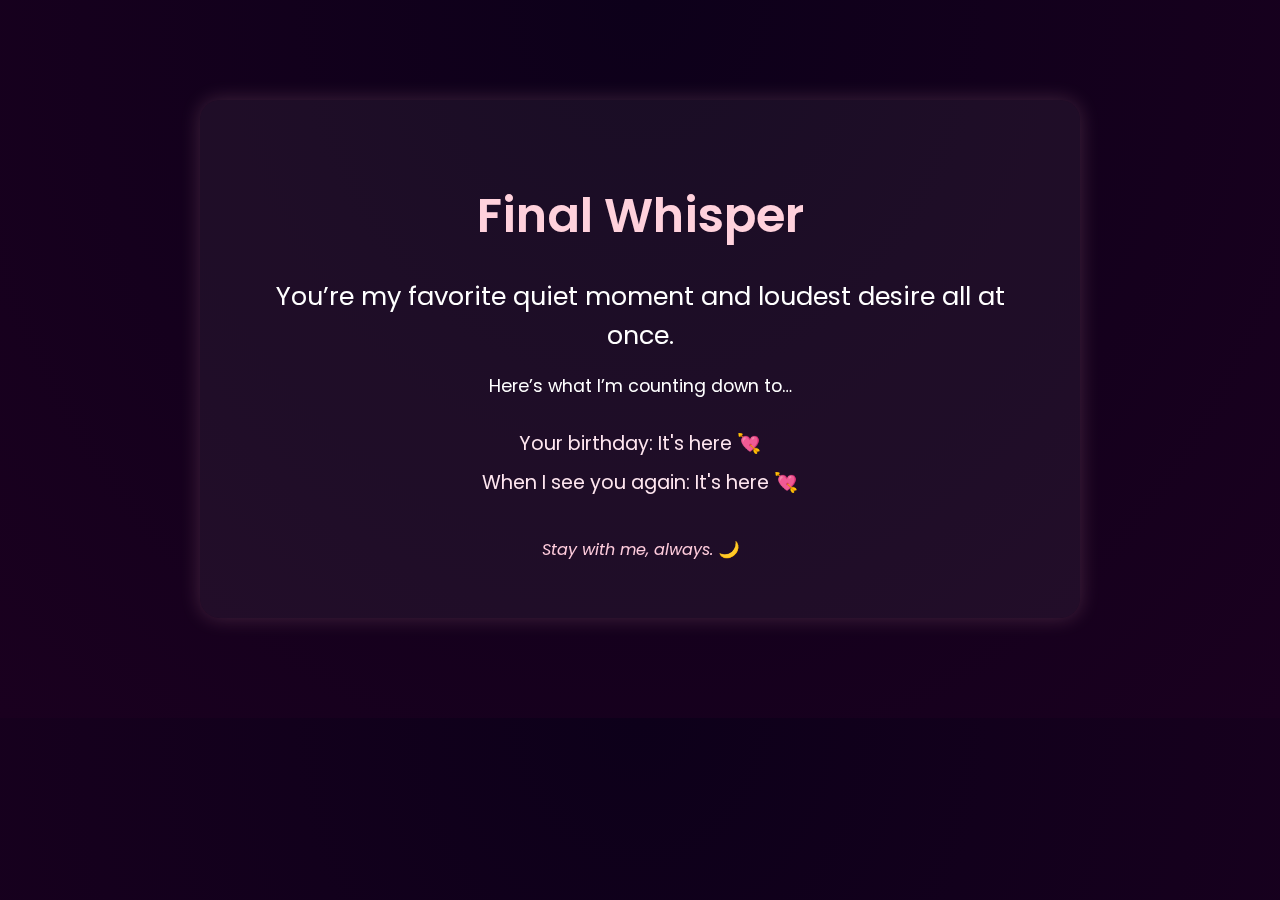
<file: final.html>
<!DOCTYPE html>
<html lang="en">
<head>
  <meta charset="UTF-8"/>
  <meta name="viewport" content="width=device-width, initial-scale=1.0"/>
  <title>Final Whisper</title>
  <link href="https://fonts.googleapis.com/css2?family=Poppins:wght@300;400;600&family=Quicksand:wght@400;600&display=swap" rel="stylesheet">
  <style>
    body {
      margin: 0;
      padding: 0;
      font-family: 'Poppins', sans-serif;
      background: radial-gradient(ellipse at top, #0d001a, #1a001f);
      color: #fff;
      overflow: hidden;
    }

    .stars {
      position: fixed;
      top: 0;
      left: 0;
      width: 100%;
      height: 100%;
      background: url('https://raw.githubusercontent.com/Kilian/particle-backgrounds/main/space/stars-bg.gif') repeat;
      z-index: 0;
      opacity: 0.4;
    }

    .container {
      position: relative;
      z-index: 1;
      max-width: 800px;
      margin: 100px auto;
      padding: 40px;
      background: rgba(255, 255, 255, 0.05);
      border-radius: 20px;
      text-align: center;
      box-shadow: 0 0 20px rgba(255, 182, 193, 0.2);
    }

    h2 {
      font-size: 3em;
      margin-bottom: 20px;
      font-weight: 600;
      color: #ffd1dc;
    }

    .big {
      font-size: 1.6em;
      margin-bottom: 10px;
    }

    .small {
      font-size: 1.1em;
      margin-bottom: 30px;
    }

    .countdown {
      font-size: 1.2em;
      margin: 10px 0;
      color: #ffe6f0;
    }

    .footer {
      margin-top: 40px;
      font-style: italic;
      font-size: 1em;
      color: #ffccdd;
    }
  </style>
</head>
<body>
  <div class="stars"></div>

  <div class="container">
    <h2>Final Whisper</h2>
    <p class="big">You’re my favorite quiet moment and loudest desire all at once.</p>
    <p class="small">Here’s what I’m counting down to…</p>

    <div class="countdown" id="bday-countdown">Your birthday: <span></span></div>
    <div class="countdown" id="reunion-countdown">When I see you again: <span></span></div>

    <div class="footer">
      <p>Stay with me, always. 🌙</p>
    </div>
  </div>

  <script>
    function updateCountdown(id, targetDate) {
      const countdown = document.getElementById(id).querySelector("span");

      function update() {
        const now = new Date().getTime();
        const distance = targetDate - now;

        if (distance < 0) {
          countdown.innerText = "It's here 💘";
          return;
        }

        const days = Math.floor(distance / (1000 * 60 * 60 * 24));
        const hours = Math.floor((distance / (1000 * 60 * 60)) % 24);
        const minutes = Math.floor((distance / 1000 / 60) % 60);
        const seconds = Math.floor((distance / 1000) % 60);

        countdown.innerText = `${days} days, ${hours} hrs, ${minutes} mins, ${seconds} secs`;
      }

      update();
      setInterval(update, 1000);
    }

    // Replace these dates with your actual ones (in local time)
    const birthday = new Date("May 18, 2025 00:00:00").getTime();
    const reunion = new Date("June 15, 2025 00:00:00").getTime();

    updateCountdown("bday-countdown", birthday);
    updateCountdown("reunion-countdown", reunion);
  </script>
</body>
</html>
</file>
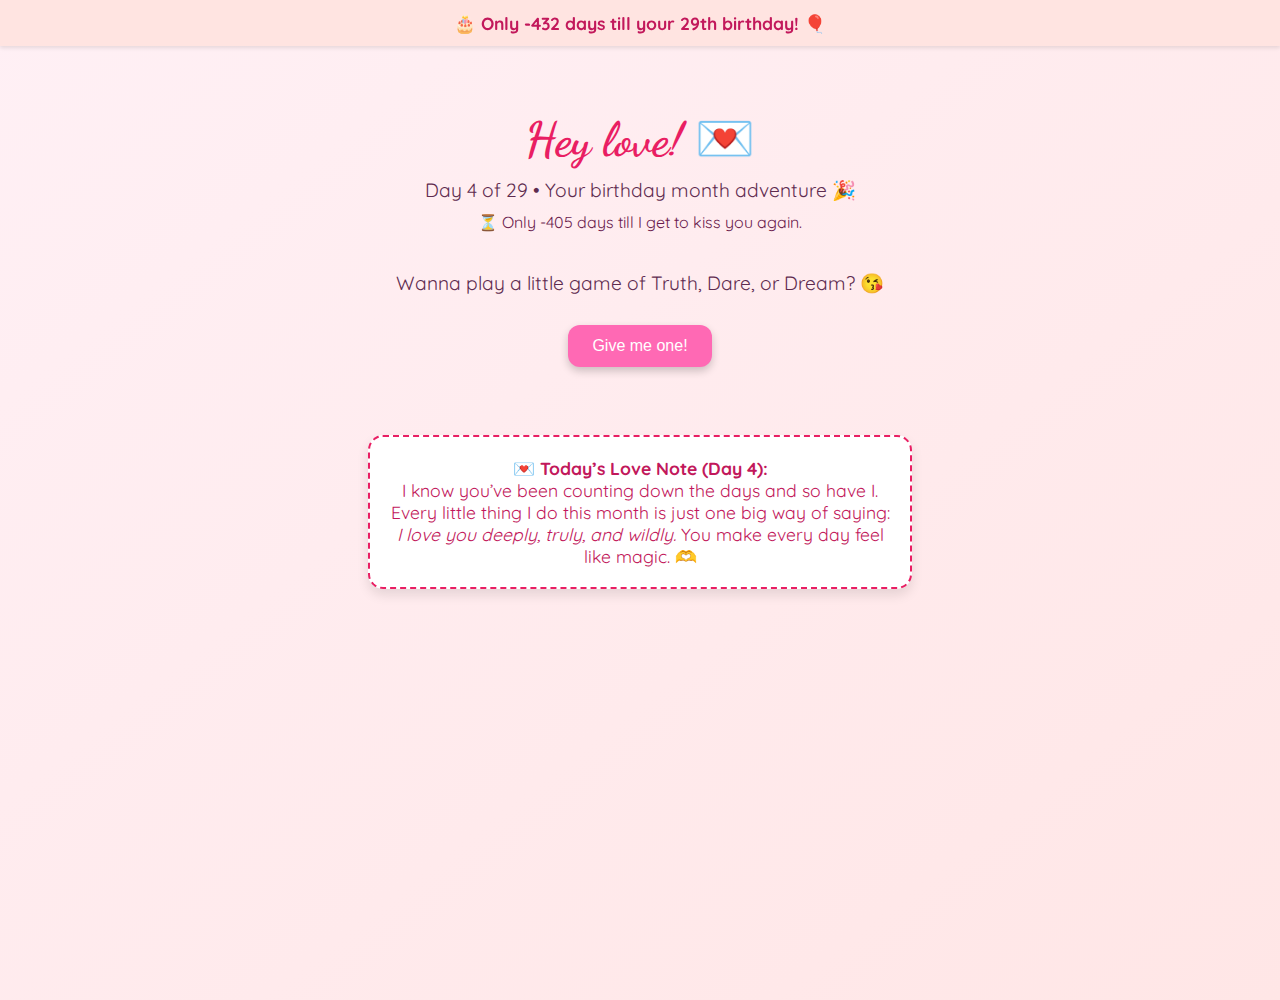
<file: inde.html>
<!DOCTYPE html>
<html lang="en">
<head>
  <meta charset="UTF-8" />
  <meta name="viewport" content="width=device-width, initial-scale=1.0"/>
  <title>Truth, Dare, Dream 💖</title>
  <link href="https://fonts.googleapis.com/css2?family=Dancing+Script&family=Quicksand&display=swap" rel="stylesheet">
  <style>
    body {
      font-family: 'Quicksand', sans-serif;
      background: linear-gradient(to bottom right, #fff0f5, #ffe6e6);
      display: flex;
      flex-direction: column;
      align-items: center;
      justify-content: flex-start;
      min-height: 100vh;
      margin: 0;
      text-align: center;
      overflow-x: hidden;
      padding-top: 100px;
      color: #3d3d3d;
    }

    .birthday-banner {
      width: 100%;
      background-color: #ffe4e1;
      color: #c2185b;
      font-weight: bold;
      padding: 12px 0;
      font-size: 1.1em;
      position: fixed;
      top: 0;
      left: 0;
      text-align: center;
      z-index: 999;
      box-shadow: 0 2px 4px rgba(0,0,0,0.1);
    }

    h1 {
      font-family: 'Dancing Script', cursive;
      font-size: 3em;
      color: #e91e63;
      margin: 10px 0;
      animation: fadeIn 1.5s ease-in-out;
    }

    .subtext {
      font-size: 1.2em;
      color: #5e2b4f;
      margin-bottom: 10px;
    }

    .countdown {
      font-size: 1em;
      color: #6a1b4d;
      margin-bottom: 20px;
    }

    button {
      margin-top: 20px;
      padding: 12px 24px;
      font-size: 1em;
      background-color: #ff69b4;
      color: white;
      border: none;
      border-radius: 12px;
      cursor: pointer;
      box-shadow: 0 4px 8px rgba(0,0,0,0.2);
      transition: background-color 0.3s ease;
    }

    button:hover {
      background-color: #e91e63;
    }

    #prompt {
      margin-top: 20px;
      font-weight: bold;
      color: #ad1457;
      font-size: 1.1em;
    }

    .love-note {
      background-color: #ffffff;
      border: 2px dashed #e91e63;
      padding: 20px;
      border-radius: 15px;
      margin-top: 30px;
      width: 80%;
      max-width: 500px;
      font-size: 1.1em;
      color: #c2185b;
      box-shadow: 0 6px 12px rgba(0,0,0,0.1);
      animation: fadeIn 1.8s ease;
    }

    .heart {
      position: fixed;
      top: -2%;
      font-size: 2em;
      color: #ff69b4;
      animation: floatHearts 8s infinite linear;
      pointer-events: none;
    }

    @keyframes floatHearts {
      0% {
        transform: translateY(0) rotate(0deg);
        opacity: 1;
      }
      100% {
        transform: translateY(110vh) rotate(360deg);
        opacity: 0;
      }
    }

    @keyframes fadeIn {
      from { opacity: 0; transform: translateY(-10px); }
      to { opacity: 1; transform: translateY(0); }
    }
  </style>
</head>
<body>
  <!-- Birthday Countdown Banner -->
  <div class="birthday-banner">
    🎂 Only <span id="bdayCountdown">X</span> days till your 29th birthday! 🎈
  </div>

  <!-- Floating Hearts -->
  <div class="heart" style="left: 10%;">💖</div>
  <div class="heart" style="left: 30%; animation-delay: 1s;">💕</div>
  <div class="heart" style="left: 50%; animation-delay: 2s;">💗</div>
  <div class="heart" style="left: 70%; animation-delay: 3s;">💞</div>
  <div class="heart" style="left: 90%; animation-delay: 4s;">💓</div>

  <h1>Hey love! 💌</h1>
  <div class="subtext">Day 4 of 29 • Your birthday month adventure 🎉</div>
  <div class="countdown">⏳ Only <span id="daysLeft">41</span> days till I get to kiss you again.</div>

  <p class="subtext">Wanna play a little game of Truth, Dare, or Dream? 😘</p>
  <button onclick="showPrompt()">Give me one!</button>
  <p id="prompt"></p>

  <!-- Love Note Section -->
  <div class="love-note">
    💌 <strong>Today’s Love Note (Day 4):</strong><br>
    I know you’ve been counting down the days and so have I.  
    Every little thing I do this month is just one big way of saying:  
    <em>I love you deeply, truly, and wildly.</em>  
    You make every day feel like magic. 🫶  
  </div>

  <script>
    // Reunion Countdown
    const reunionDate = new Date("2025-06-14");
    const today = new Date();
    const diffTime = reunionDate - today;
    const daysLeft = Math.ceil(diffTime / (1000 * 60 * 60 * 24));
    document.getElementById("daysLeft").textContent = daysLeft;

    // Birthday Countdown
    const birthday = new Date("2025-05-18");
    const timeUntilBday = birthday - today;
    const daysToBday = Math.ceil(timeUntilBday / (1000 * 60 * 60 * 24));
    document.getElementById("bdayCountdown").textContent = daysToBday;

    // Truth/Dare/Dream Prompts
    const prompts = [
      "💬 Truth: What’s something you’ve wanted to tell me but haven’t yet?",
      "🔥 Dare: Send me a voice note saying 'I love you' with your cutest voice.",
      "🌙 Dream: Describe our perfect future date — go wild!",
      "💬 Truth: What do you miss most about me right now?",
      "🔥 Dare: Text me a random nickname you just made up for me.",
      "🌙 Dream: If we could teleport anywhere tonight, where would we go?",
      "💬 Truth: What song reminds you of me the most?",
      "🔥 Dare: Screenshot this page and make it your phone wallpaper for 24 hours 😏"
    ];

    function showPrompt() {
      const prompt = prompts[Math.floor(Math.random() * prompts.length)];
      document.getElementById("prompt").textContent = prompt;
    }
  </script>
</body>
</html>
</file>
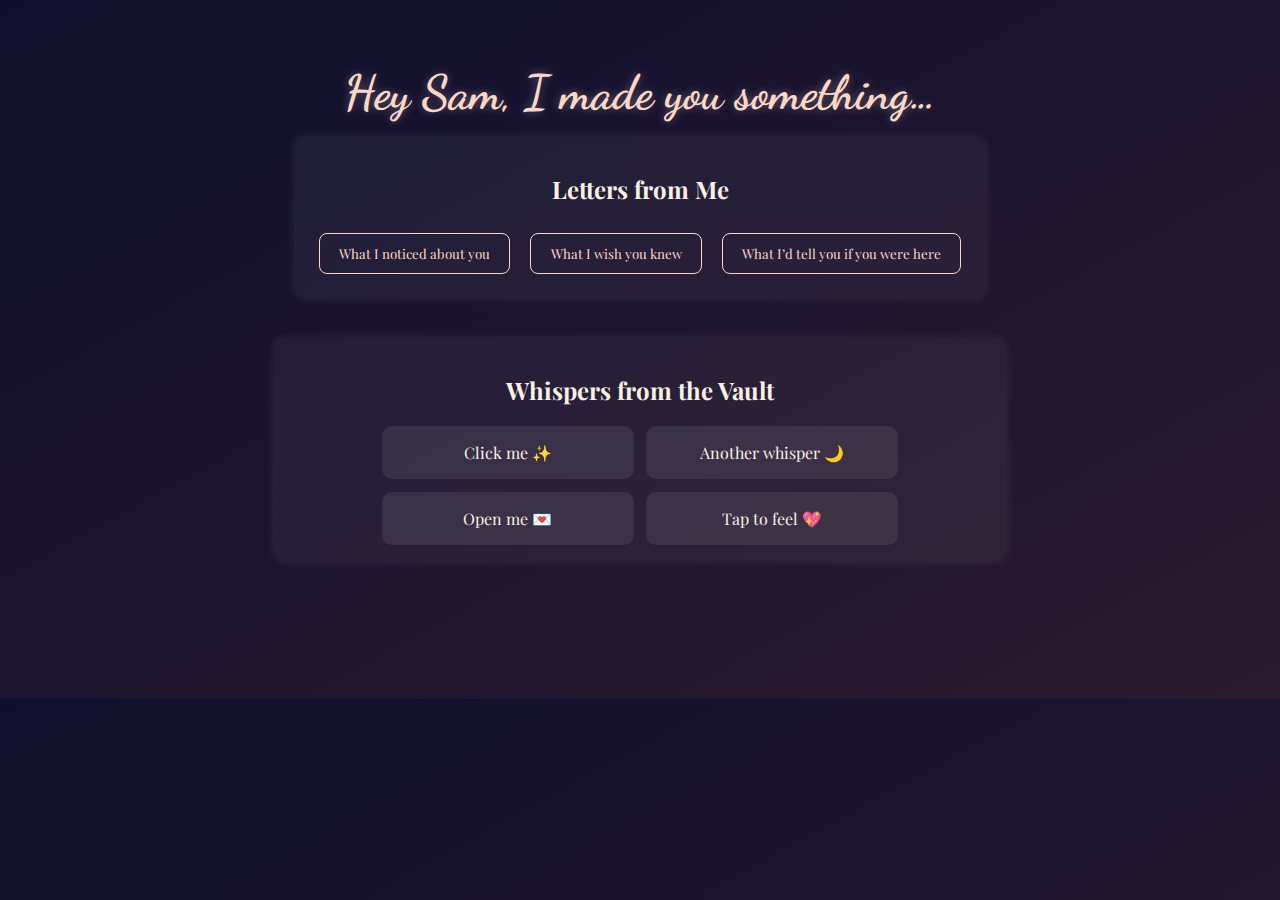
<file: inx.html>
<!DOCTYPE html>
<html lang="en">
<head>
  <meta charset="UTF-8" />
  <meta name="viewport" content="width=device-width, initial-scale=1.0"/>
  <title>For Sam</title>
  <link href="https://fonts.googleapis.com/css2?family=Playfair+Display&family=Dancing+Script&display=swap" rel="stylesheet">
  <style>
    body {
      margin: 0;
      font-family: 'Playfair Display', serif;
      background: linear-gradient(to bottom right, #0f0f2d, #2a1a2e);
      color: #f8f0e3;
      display: flex;
      flex-direction: column;
      align-items: center;
      padding: 2rem;
    }

    h1 {
      font-family: 'Dancing Script', cursive;
      font-size: 3rem;
      color: #fcd6c6;
      text-shadow: 0 0 10px rgba(255, 255, 255, 0.3);
      margin-bottom: 1rem;
    }

    .section {
      max-width: 700px;
      text-align: center;
      margin-bottom: 2.5rem;
      padding: 1rem;
      border-radius: 10px;
      background-color: rgba(255, 255, 255, 0.05);
      box-shadow: 0 0 10px rgba(255, 255, 255, 0.1);
    }

    button {
      font-family: 'Playfair Display', serif;
      background-color: transparent;
      border: 1px solid #fcd6c6;
      color: #fcd6c6;
      padding: 0.7rem 1.2rem;
      border-radius: 8px;
      margin: 0.5rem;
      cursor: pointer;
      transition: all 0.3s ease;
    }

    button:hover {
      background-color: #fcd6c6;
      color: #2a1a2e;
      transform: scale(1.05);
    }

    .reveal-text {
      display: none;
      margin-top: 1rem;
      font-style: italic;
      color: #e7c9b9;
    }

    .vault {
      display: flex;
      flex-wrap: wrap;
      justify-content: center;
      gap: 0.8rem;
    }

    .note {
      background-color: rgba(255, 255, 255, 0.08);
      border-radius: 10px;
      padding: 1rem;
      width: 220px;
      cursor: pointer;
      transition: 0.3s;
    }

    .note:hover {
      background-color: rgba(255, 255, 255, 0.12);
    }

    .note-content {
      display: none;
      font-size: 0.95rem;
      margin-top: 0.5rem;
      color: #f4e3d3;
    }

    .final-whisper {
      margin-top: 2rem;
      font-family: 'Dancing Script', cursive;
      font-size: 1.8rem;
      color: #ffdfd0;
      text-align: center;
      animation: fadeIn 4s ease-in-out forwards;
      opacity: 0;
    }

    @keyframes fadeIn {
      to {
        opacity: 1;
      }
    }

  </style>
</head>
<body>

  <h1>Hey Sam, I made you something…</h1>

  <div class="section">
    <h2>Letters from Me</h2>
    <button onclick="toggleText('letter1')">What I noticed about you</button>
    <button onclick="toggleText('letter2')">What I wish you knew</button>
    <button onclick="toggleText('letter3')">What I’d tell you if you were here</button>

    <p id="letter1" class="reveal-text">The way you quietly take care of things — from people to plans — is something I admire more than I can say. It’s not loud, but it’s strong. It’s steady. It’s you.</p>
    <p id="letter2" class="reveal-text">Sometimes I wish you knew how deeply I feel about you, how your presence changes my entire day. It’s not just affection — it’s peace, it’s joy, it’s safety.</p>
    <p id="letter3" class="reveal-text">If you were here right now, I’d pull you into the biggest, warmest hug and not let go until we both forgot what it felt like to be apart.</p>
  </div>

  <div class="section">
    <h2>Whispers from the Vault</h2>
    <div class="vault">
      <div class="note" onclick="toggleNote('note1')">Click me ✨
        <div id="note1" class="note-content">You looked so good that day I forgot how to form words.</div>
      </div>
      <div class="note" onclick="toggleNote('note2')">Another whisper 🌙
        <div id="note2" class="note-content">If I could bottle the way you make me feel, I’d wear it like cologne.</div>
      </div>
      <div class="note" onclick="toggleNote('note3')">Open me 💌
        <div id="note3" class="note-content">You know when I said I miss you? That was the watered-down version.</div>
      </div>
      <div class="note" onclick="toggleNote('note4')">Tap to feel 💖
        <div id="note4" class="note-content">Even in the silence, I feel connected to you.</div>
      </div>
    </div>
  </div>

  <div class="final-whisper">
    “You’re my favorite quiet moment and loudest desire all at once.”
  </div>

  <script>
    function toggleText(id) {
      const el = document.getElementById(id);
      el.style.display = el.style.display === 'block' ? 'none' : 'block';
    }

    function toggleNote(id) {
      const el = document.getElementById(id);
      el.style.display = el.style.display === 'block' ? 'none' : 'block';
    }
  </script>

</body>
</html>
</file>
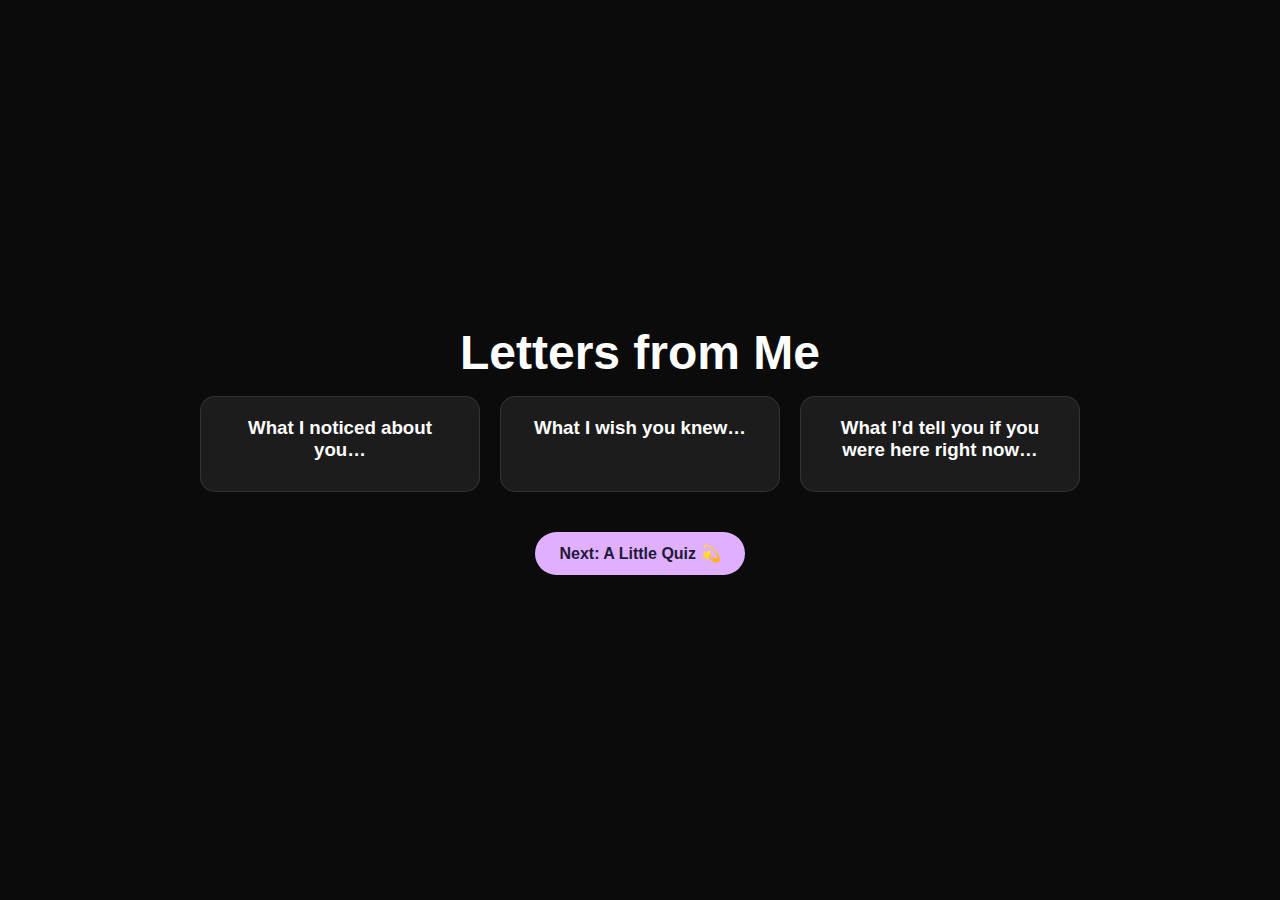
<file: Letters.html>
<!DOCTYPE html>
<html lang="en">
<head>
  <meta charset="UTF-8" />
  <meta name="viewport" content="width=device-width, initial-scale=1.0"/>
  <title>Letters from Me</title>
  <link rel="stylesheet" href="style.css" />
</head>
<body>
  <div class="stars"></div>
  <div class="container">
    <h2>Letters from Me</h2>
    <div class="card-grid">
      <div class="card" onclick="toggleText(this)">
        <h3>What I noticed about you…</h3>
        <p class="hidden">You have this calm strength that’s almost magnetic. Even when you’re quiet, I feel you.</p>
      </div>
      <div class="card" onclick="toggleText(this)">
        <h3>What I wish you knew…</h3>
        <p class="hidden">That you already are everything I could’ve ever asked for — even on your worst days.</p>
      </div>
      <div class="card" onclick="toggleText(this)">
        <h3>What I’d tell you if you were here right now…</h3>
        <p class="hidden">I’d hold your face, kiss your forehead, and say, “You’re home.”</p>
      </div>
    </div>
    <a class="button" href="quiz.html">Next: A Little Quiz 💫</a>
  </div>
  <script>
    function toggleText(card) {
      card.querySelector('p').classList.toggle('hidden');
    }
  </script>
</body>
</html>
</file>
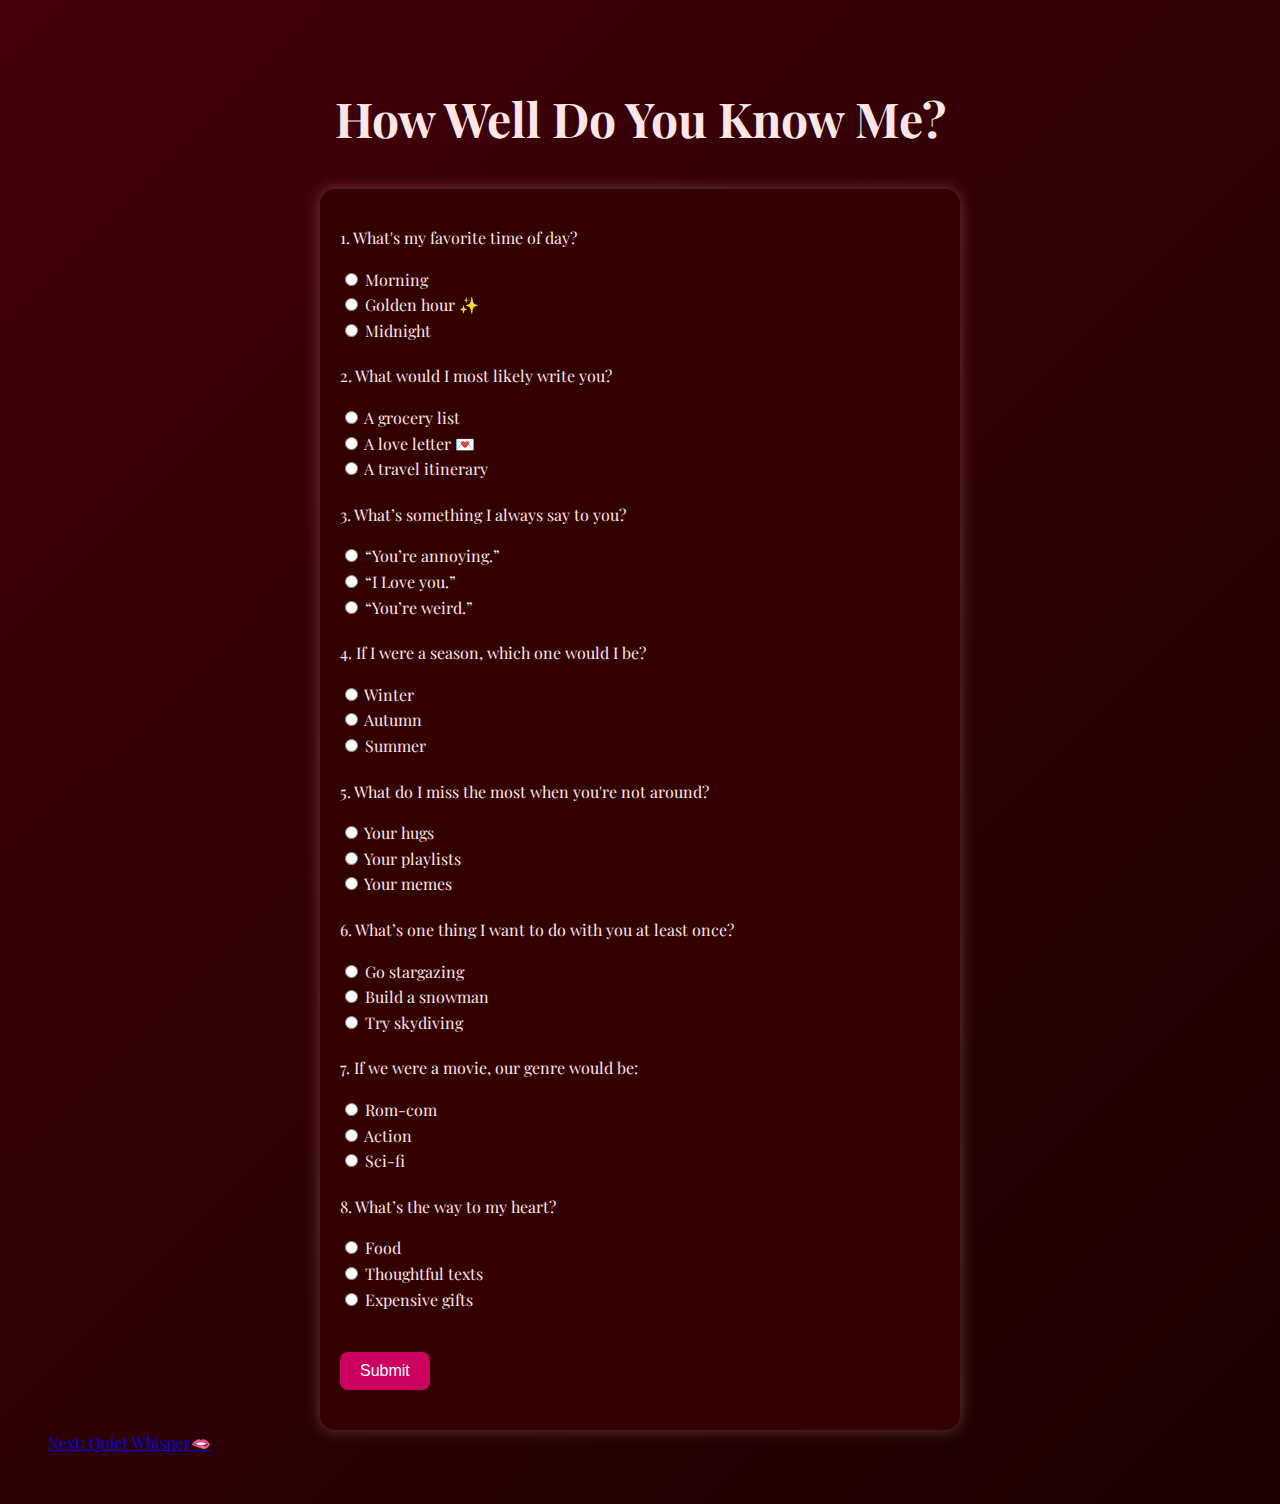
<file: quiz.html>
<!DOCTYPE html>
<html lang="en">
<head>
  <meta charset="UTF-8">
  <meta name="viewport" content="width=device-width, initial-scale=1.0">
  <title>Quiz Time</title>
  <link href="https://fonts.googleapis.com/css2?family=Playfair+Display:wght@500&display=swap" rel="stylesheet">
  <style>
    body {
      font-family: 'Playfair Display', serif;
      background: linear-gradient(135deg, #44000b, #1a0000);
      color: #ffe6e6;
      padding: 40px;
      line-height: 1.6;
    }
    h1 {
      text-align: center;
      font-size: 3em;
    }
    .quiz {
      max-width: 600px;
      margin: 0 auto;
      background-color: #330000;
      border-radius: 15px;
      padding: 20px;
      box-shadow: 0 0 15px rgba(255, 192, 203, 0.3);
    }
    .question {
      margin-bottom: 20px;
    }
    button {
      background: #cc005f;
      color: white;
      border: none;
      padding: 10px 20px;
      font-size: 1em;
      border-radius: 8px;
      cursor: pointer;
      margin-top: 20px;
    }
    button:hover {
      background-color: #990044;
    }
    .result {
      text-align: center;
      font-size: 1.4em;
      margin-top: 20px;
    }
  </style>
</head>
<body>
  <h1>How Well Do You Know Me?</h1>
  <div class="quiz" id="quiz">
    <div class="question" data-correct="b">
      <p>1. What's my favorite time of day?</p>
      <label><input type="radio" name="q1" value="a"> Morning</label><br>
      <label><input type="radio" name="q1" value="b"> Golden hour ✨</label><br>
      <label><input type="radio" name="q1" value="c"> Midnight</label>
    </div>

    <div class="question" data-correct="b">
      <p>2. What would I most likely write you?</p>
      <label><input type="radio" name="q2" value="a"> A grocery list</label><br>
      <label><input type="radio" name="q2" value="b"> A love letter 💌</label><br>
      <label><input type="radio" name="q2" value="c"> A travel itinerary</label>
    </div>

    <div class="question" data-correct="b">
      <p>3. What’s something I always say to you?</p>
      <label><input type="radio" name="q3" value="a"> “You’re annoying.”</label><br>
      <label><input type="radio" name="q3" value="b"> “I Love you.”</label><br>
      <label><input type="radio" name="q3" value="c"> “You’re weird.”</label>
    </div>

    <div class="question" data-correct="a">
      <p>4. If I were a season, which one would I be?</p>
      <label><input type="radio" name="q4" value="a"> Winter</label><br>
      <label><input type="radio" name="q4" value="b"> Autumn</label><br>
      <label><input type="radio" name="q4" value="c"> Summer</label>
    </div>

    <div class="question" data-correct="a">
      <p>5. What do I miss the most when you're not around?</p>
      <label><input type="radio" name="q5" value="a"> Your hugs</label><br>
      <label><input type="radio" name="q5" value="b"> Your playlists</label><br>
      <label><input type="radio" name="q5" value="c"> Your memes</label>
    </div>

    <div class="question" data-correct="a">
      <p>6. What’s one thing I want to do with you at least once?</p>
      <label><input type="radio" name="q6" value="a"> Go stargazing</label><br>
      <label><input type="radio" name="q6" value="b"> Build a snowman</label><br>
      <label><input type="radio" name="q6" value="c"> Try skydiving</label>
    </div>

    <div class="question" data-correct="a">
      <p>7. If we were a movie, our genre would be:</p>
      <label><input type="radio" name="q7" value="a"> Rom-com</label><br>
      <label><input type="radio" name="q7" value="b"> Action</label><br>
      <label><input type="radio" name="q7" value="c"> Sci-fi</label>
    </div>

    <div class="question" data-correct="b">
      <p>8. What’s the way to my heart?</p>
      <label><input type="radio" name="q8" value="a"> Food</label><br>
      <label><input type="radio" name="q8" value="b"> Thoughtful texts</label><br>
      <label><input type="radio" name="q8" value="c"> Expensive gifts</label>
    </div>

    <button onclick="submitQuiz()">Submit</button>
    <div class="result" id="result"></div>
  </div>
  
</div>

    <a class="button" href="final.html">Next: Quiet Whisper🫦 </a>
  </div>

  <script>
    function submitQuiz() {
      const questions = document.querySelectorAll(".question");
      let score = 0;
      questions.forEach((q, i) => {
        const correct = q.dataset.correct;
        const selected = document.querySelector(`input[name=q${i + 1}]:checked`);
        if (selected && selected.value === correct) {
          score++;
        }
      });
      const result = document.getElementById("result");
      result.innerText = `You got ${score} out of ${questions.length} right 💘`;
 
    }
  </script>
</body>
</html>
</file>
<file: style.css>
/* General Reset */
* {
  margin: 0;
  padding: 0;
  box-sizing: border-box;
}

body {
  background-color: #0b0b0b;
  font-family: 'Poppins', sans-serif;
  color: #fff;
  height: 100vh;
  display: flex;
  justify-content: center;
  align-items: center;
  overflow: hidden;
  position: relative;
  text-align: center;
}

.stars {
  position: absolute;
  top: 0;
  left: 0;
  width: 100%;
  height: 100%;
  background: url('https://www.transparenttextures.com/patterns/starry-night.png') repeat;
  z-index: -1;
  animation: starsMovement 50s linear infinite;
}

/* Title Styles */
h2 {
  font-family: 'Quicksand', sans-serif;
  font-size: 3rem;
  font-weight: 600;
  color: #fff;
  margin-bottom: 1rem;
  animation: fadeIn 2s ease-out;
}

/* Big Text */
.big {
  font-size: 1.5rem;
  font-weight: 300;
  color: #f3f3f3;
  margin-bottom: 1.5rem;
  animation: fadeIn 2.5s ease-out;
}

/* Small Text */
.small {
  font-size: 1rem;
  font-weight: 400;
  color: #bbb;
  margin-bottom: 2rem;
  animation: fadeIn 3s ease-out;
}

/* Footer Text */
.footer {
  font-size: 1.2rem;
  font-weight: 400;
  color: #f3f3f3;
  margin-top: 2rem;
  animation: fadeIn 3.5s ease-out;
}

/* Animation for fadeIn effect */
@keyframes fadeIn {
  0% {
    opacity: 0;
    transform: translateY(20px);
  }
  100% {
    opacity: 1;
    transform: translateY(0);
  }
}

/* Animation for stars background */
@keyframes starsMovement {
  0% {
    background-position: 0 0;
  }
  100% {
    background-position: 1000px 1000px;
  }
}

.center {
  position: relative;
  z-index: 1;
}

@media (max-width: 768px) {
  h2 {
    font-size: 2rem;
  }
  .big {
    font-size: 1.2rem;
  }
  .small {
    font-size: 0.9rem;
  }
}
body.letters {
  font-family: 'Poppins', sans-serif;
  background: radial-gradient(circle at top, #1e1b3a, #0d0d1e);
  color: #fff;
  overflow-x: hidden;
  min-height: 100vh;
  padding-bottom: 50px;
}

.title {
  font-size: 2.5rem;
  text-align: center;
  margin-bottom: 0.5rem;
}

.subtitle {
  text-align: center;
  font-style: italic;
  margin-bottom: 2rem;
  opacity: 0.8;
}

.card-grid {
  display: flex;
  flex-wrap: wrap;
  justify-content: center;
  gap: 20px;
}

.card {
  background: rgba(255, 255, 255, 0.07);
  border: 1px solid rgba(255, 255, 255, 0.1);
  border-radius: 15px;
  padding: 20px;
  width: 280px;
  text-align: center;
  cursor: pointer;
  transition: transform 0.3s ease, background 0.3s ease;
}

.card:hover {
  background: rgba(255, 255, 255, 0.15);
  transform: scale(1.03);
}

.card h3 {
  margin-bottom: 10px;
  font-weight: 600;
}

.card p {
  font-family: 'Sacramento', cursive;
  font-size: 1.4rem;
  line-height: 1.6;
  display: none;
  color: #ffd9e1;
}

.card.flipped p {
  display: block;
}

.button {
  display: inline-block;
  margin-top: 40px;
  padding: 12px 24px;
  background-color: #e0b0ff;
  color: #1e1b3a;
  border: none;
  border-radius: 25px;
  font-weight: 600;
  font-size: 1rem;
  text-decoration: none;
  transition: background 0.3s ease;
}

.button:hover {
  background-color: #d48bff;
}
</file>
